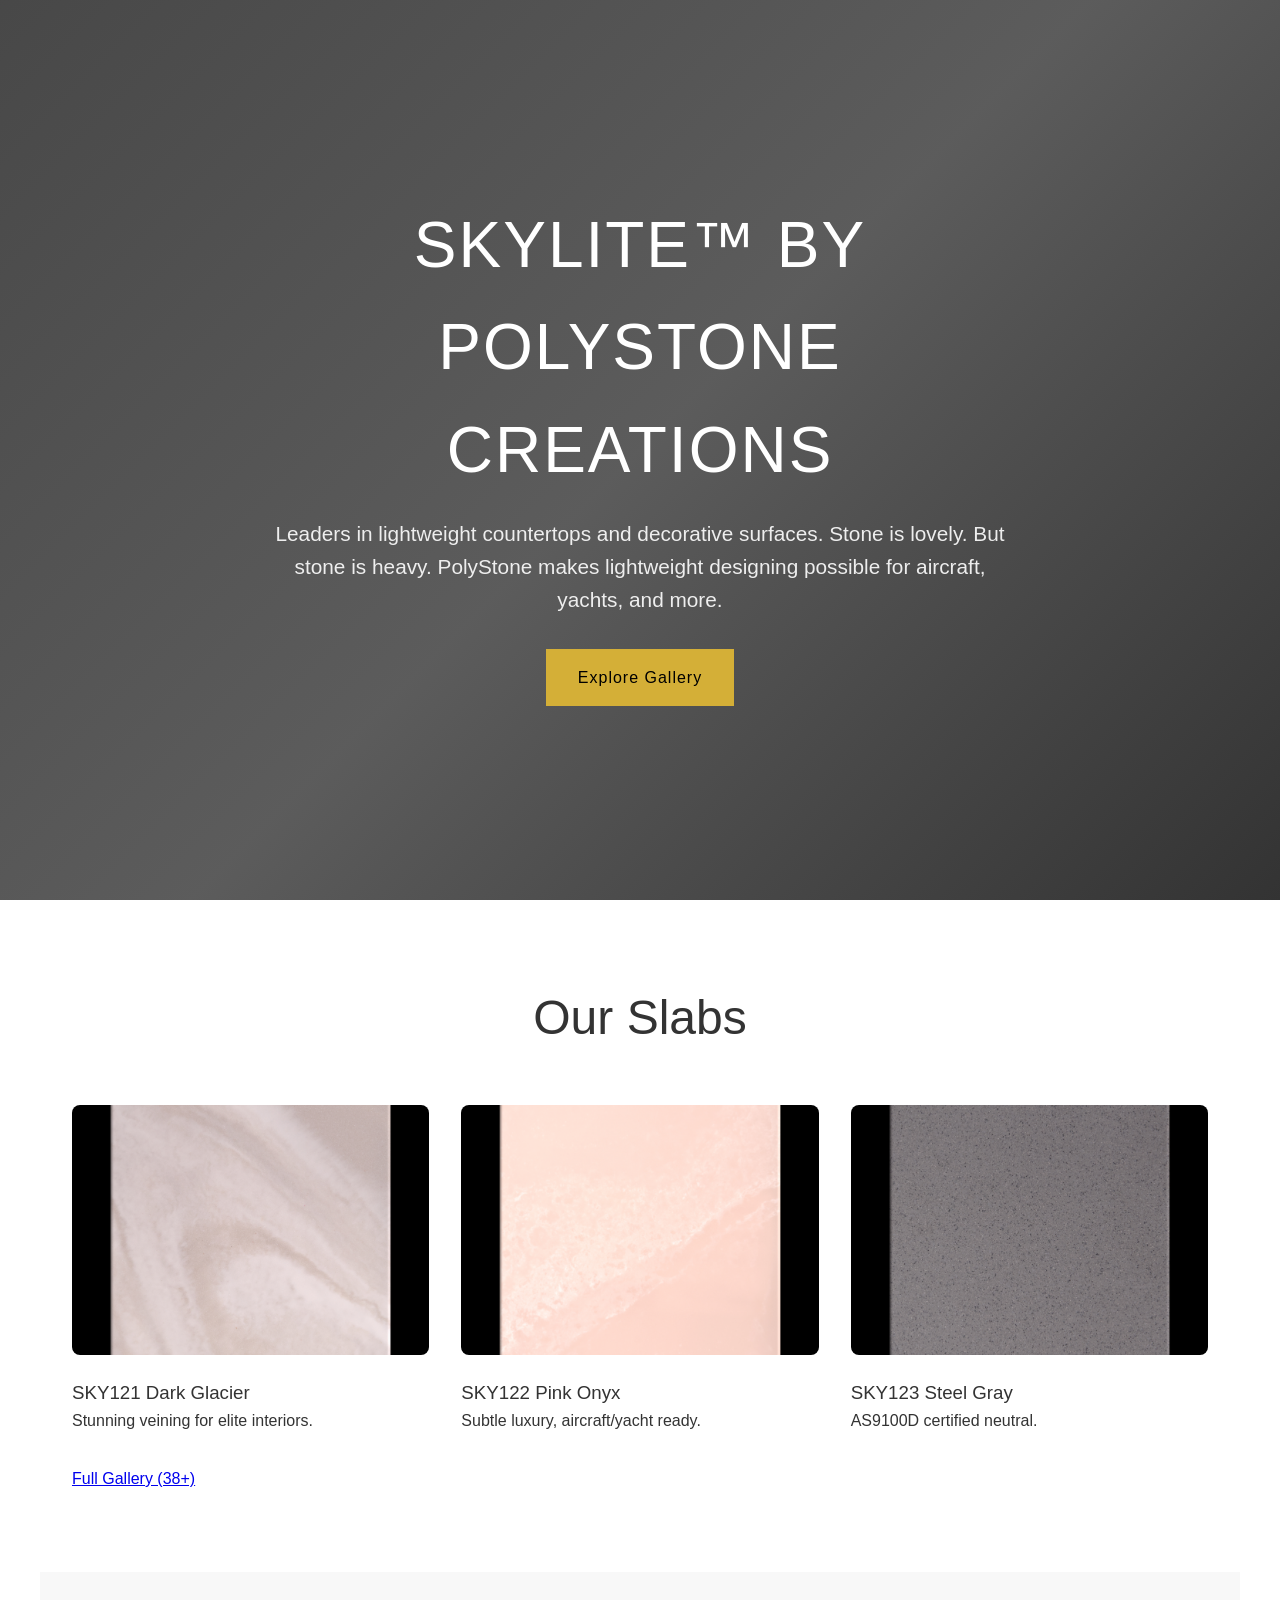
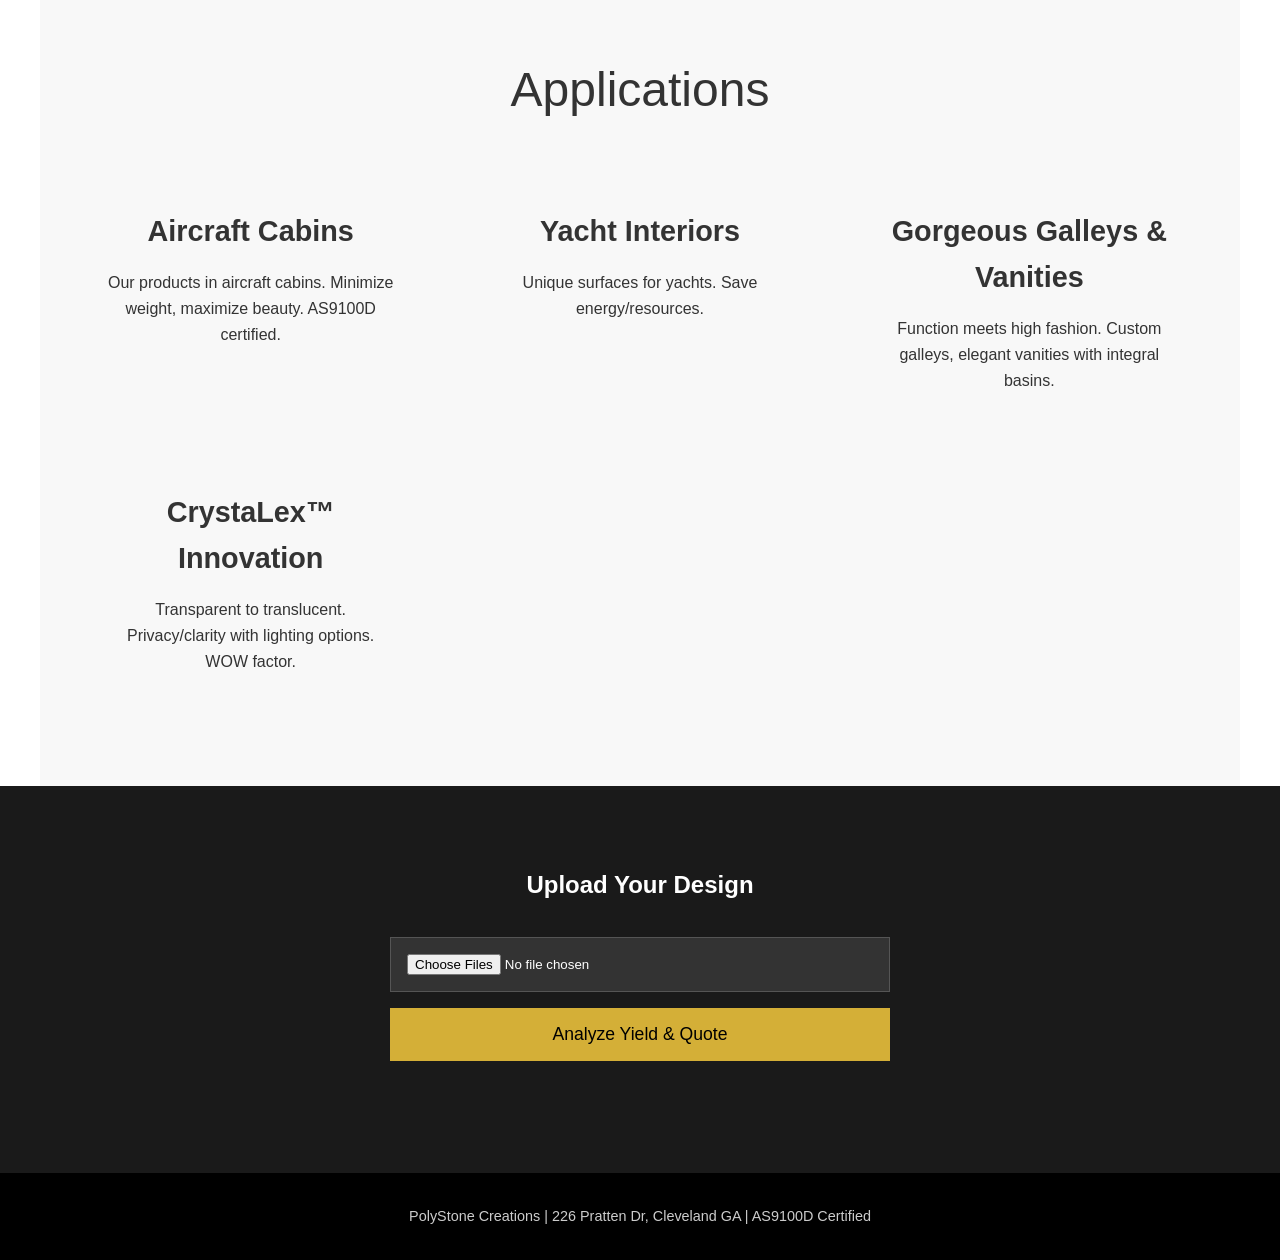
<file: index.html>
<!DOCTYPE html>
<html lang="en">
<head>
  <meta charset="UTF-8">
  <meta name="viewport" content="width=device-width, initial-scale=1.0">
  <title>PolyStone Creations™ - Lightweight Luxury Surfaces</title>
  <link rel="stylesheet" href="css/style.css">
</head>
<body>
  <header class="hero">
    <div class="hero-content">
      <h1>SkyLite™ by PolyStone Creations</h1>
      <p>Leaders in lightweight countertops and decorative surfaces. Stone is lovely. But stone is heavy. PolyStone makes lightweight designing possible for aircraft, yachts, and more.</p>
      <a href="#gallery" class="cta">Explore Gallery</a>
    </div>
    <div class="hero-bg"></div>
  </header>

  <section id="gallery" class="gallery">
    <h2>Our Slabs</h2>
    <div class="grid">
      <div class="item">
        <img src="img/raw/SKY121-Dark_Glacier.jpg" alt="SkyLite SKY121 Dark Glacier" loading="lazy">
        <h3>SKY121 Dark Glacier</h3>
        <p>Stunning veining for elite interiors.</p>
      </div>
      <div class="item">
        <img src="img/raw/SKY122-Pink_Onyx.jpg" alt="SkyLite SKY122 Pink Onyx" loading="lazy">
        <h3>SKY122 Pink Onyx</h3>
        <p>Subtle luxury, aircraft/yacht ready.</p>
      </div>
      <div class="item">
        <img src="img/raw/SKY123-Steel_Gray.jpg" alt="SkyLite SKY123 Steel Gray" loading="lazy">
        <h3>SKY123 Steel Gray</h3>
        <p>AS9100D certified neutral.</p>
      </div>
      <a href="gallery.html" class="more">Full Gallery (38+)</a>
    </div>
  </section>

  <section class="apps">
    <h2>Applications</h2>
    <div class="app-grid">
      <div><h3>Aircraft Cabins</h3><p>Our products in aircraft cabins. Minimize weight, maximize beauty. AS9100D certified.</p></div>
      <div><h3>Yacht Interiors</h3><p>Unique surfaces for yachts. Save energy/resources.</p></div>
      <div><h3>Gorgeous Galleys & Vanities</h3><p>Function meets high fashion. Custom galleys, elegant vanities with integral basins.</p></div>
      <div><h3>CrystaLex™ Innovation</h3><p>Transparent to translucent. Privacy/clarity with lighting options. WOW factor.</p></div>
    </div>
  </section>

  <section class="upload">
    <h2>Upload Your Design</h2>
    <form>
      <input type="file" accept=".stp" multiple>
      <button type="submit">Analyze Yield & Quote</button>
    </form>
  </section>

  <footer>
    <p>PolyStone Creations | 226 Pratten Dr, Cleveland GA | AS9100D Certified</p>
  </footer>

  <script src="js/main.js"></script>
</body>
</html>
</file>
<file: css/style.css>
/* Minimalist luxe: clean lines, subtle textures, high contrast for wealthy clients */

* { margin:0; padding:0; box-sizing:border-box; }

body { font-family: 'Helvetica Neue', sans-serif; line-height:1.6; color:#333; overflow-x:hidden; }

.hero { height:100vh; position:relative; display:flex; align-items:center; justify-content:center; text-align:center; color:white; }
.hero-bg { position:absolute; top:0; left:0; width:100%; height:100%; background: linear-gradient(135deg, #1a1a1a 0%, #333 50%, #000 100%); opacity:0.8; }
.hero-bg::before { content:''; position:absolute; top:0; left:0; right:0; bottom:0; background: url('data:image/svg+xml;base64,...') repeat; /* marble texture placeholder */ animation: veining 20s linear infinite; }
@keyframes veining { 0%{ background-position:0 0; } 100%{ background-position:100px 100px; } }
.hero-content { z-index:2; max-width:800px; padding:2rem; }
.hero h1 { font-size:4rem; font-weight:300; margin-bottom:1rem; letter-spacing:2px; text-transform:uppercase; }
.hero p { font-size:1.3rem; margin-bottom:2rem; opacity:0.9; }
.cta { display:inline-block; padding:1rem 2rem; background:#d4af37; color:#000; text-decoration:none; font-weight:500; letter-spacing:1px; transition: all 0.3s; }
.cta:hover { background:#b8962e; transform:translateY(-2px); }

.gallery, .apps { padding:5rem 2rem; max-width:1200px; margin:0 auto; }
.gallery h2, .apps h2, header h1 { text-align:center; font-size:3rem; margin-bottom:3rem; font-weight:300; }
.grid, .app-grid { display:grid; grid-template-columns:repeat(auto-fit, minmax(300px,1fr)); gap:2rem; }
.item img { width:100%; height:250px; object-fit:cover; border-radius:8px; transition: transform 0.3s; }
.item:hover img { transform:scale(1.05); }
.item h3 { margin-top:1rem; font-weight:400; }

.apps { background:#f8f8f8; }
.app-grid div { text-align:center; padding:2rem; }
.app-grid h3 { font-size:1.8rem; margin-bottom:1rem; }

.upload { padding:5rem 2rem; background:#1a1a1a; color:white; text-align:center; }
.upload form { max-width:500px; margin:2rem auto; }
.upload input { width:100%; padding:1rem; margin-bottom:1rem; border:1px solid #555; background:#333; color:white; }
.upload button { width:100%; padding:1rem; background:#d4af37; color:#000; border:none; font-size:1.1rem; cursor:pointer; transition: background 0.3s; }
.upload button:hover { background:#b8962e; }

footer { padding:2rem; text-align:center; background:#000; color:#ccc; font-size:0.9rem; }

/* Responsive */
@media (max-width:768px) { .hero h1 { font-size:2.5rem; } }
</file>
